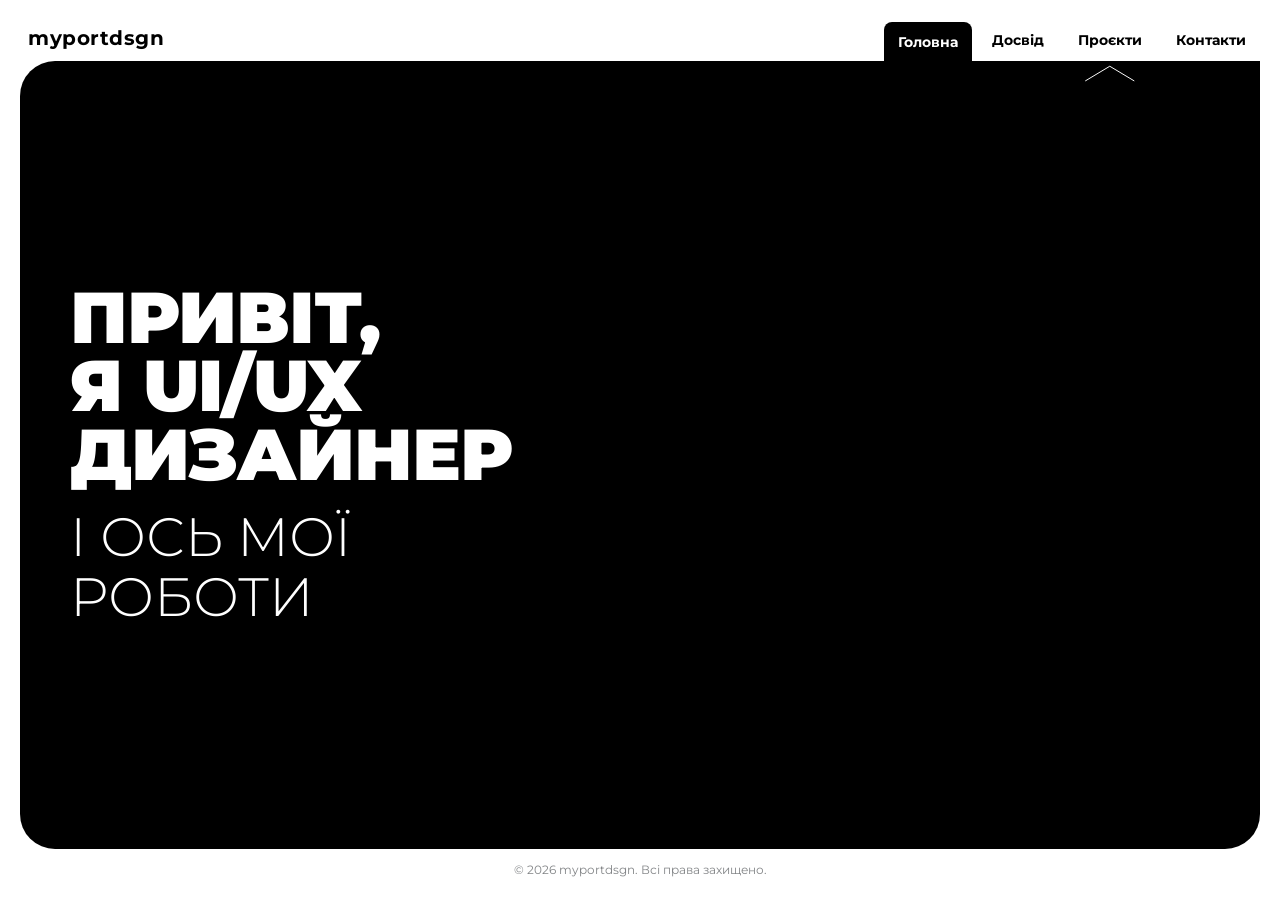
<file: index.html>
<!DOCTYPE html>
<html lang="uk">
<head>
    <meta charset="UTF-8">
    <meta name="viewport" content="width=device-width, initial-scale=1.0">
    <meta name="description" content="Портфоліо UI/UX дизайнера myportdsgn. Ознайомтеся з моїм досвідом, роботами та контактами.">
    <link rel="icon" href="favicon.ico" type="image/x-icon">
    <title>myportdsgn — Головна</title>
    <link href="https://fonts.googleapis.com/css2?family=Montserrat:wght@300;700;900&display=swap" rel="stylesheet">
    <link href="https://cdn.jsdelivr.net/npm/bootstrap@5.3.0/dist/css/bootstrap.min.css" rel="stylesheet">
    <link href="https://cdn.jsdelivr.net/npm/bootstrap-icons@1.11.0/font/bootstrap-icons.css" rel="stylesheet">
    <link rel="stylesheet" href="style.css?v=4">
</head>
<body class="d-flex flex-column min-vh-100 home-page">
    <div class="folder-context">
        <header class="folder-tabs">
            <div class="logo-tab fw-bold">myportdsgn</div>
            <nav class="navigation-tab">
                <ul class="nav-list">
                    <li><a href="index.html" class="nav-item active">Головна</a></li>
                    <li><a href="experience.html" class="nav-item">Досвід</a></li>
                    <li class="projects-wrapper">
                        <a href="projects.html" class="nav-item">
                            Проєкти
                            <div class="arrow-pointer">
                                <svg width="50" height="25" viewBox="0 0 51 18" fill="none" xmlns="http://www.w3.org/2000/svg">
                                    <path d="M50.2695 16.5936L25.2695 1.5936L0.269531 16.5936" stroke="white"/>
                                </svg>
                            </div>
                        </a>
                    </li>
                    <li><a href="contacts.html" class="nav-item">Контакти</a></li>
                </ul>
            </nav>
        </header>
        <div class="folder-body">
            <main class="hero-section position-relative w-100">
                <div class="text-white container-title">
                    <h1 class="main-title">ПРИВІТ,<br>Я UI/UX<br>ДИЗАЙНЕР</h1>
                    <p class="sub-title">І ОСЬ МОЇ<br>РОБОТИ</p>
                </div>
            </main>
        </div>
        <footer class="text-center bg-white w-100">
            <div class="container">
                <small class="text-muted">© 2026 myportdsgn. Всі права захищено.</small>
            </div>
        </footer>
    </div>
    <script src="main.js"></script>
    <script src="https://cdn.jsdelivr.net/npm/bootstrap@5.3.0/dist/js/bootstrap.bundle.min.js"></script>
</body>
</html>
</file>
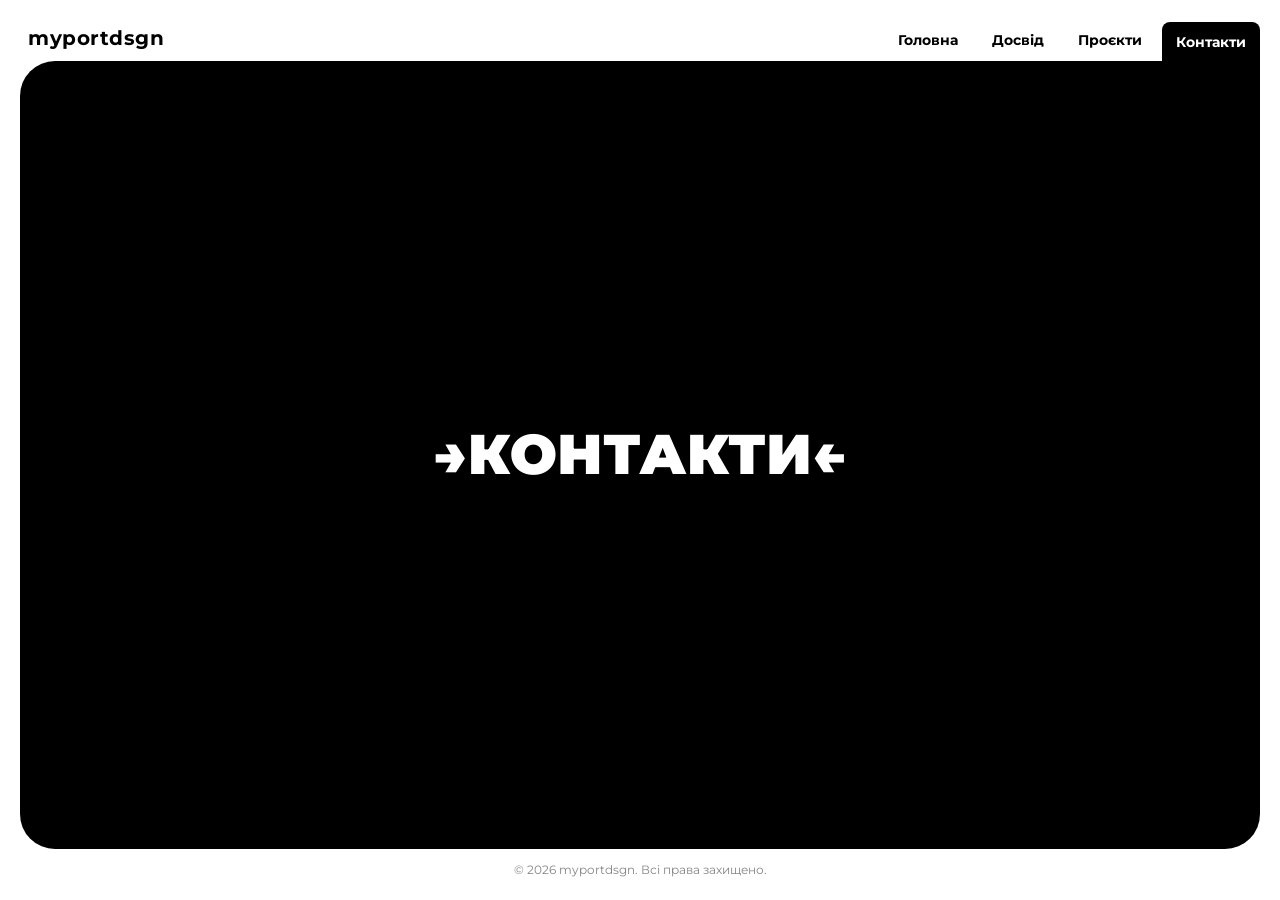
<file: contacts.html>
<!DOCTYPE html>
<html lang="uk">
<head>
    <meta charset="UTF-8">
    <meta name="description" content="Портфоліо UI/UX дизайнера: досвід роботи, проекти та контакти.">
    <link rel="icon" href="favicon.ico" type="image/x-icon">
    <meta name="viewport" content="width=device-width, initial-scale=1.0">
    <title>myportdsgn — Контакти</title>
    <link href="https://fonts.googleapis.com/css2?family=Montserrat:wght@300;700;900&display=swap" rel="stylesheet">
    <link href="https://cdn.jsdelivr.net/npm/bootstrap@5.3.0/dist/css/bootstrap.min.css" rel="stylesheet">
    <link href="https://cdn.jsdelivr.net/npm/bootstrap-icons@1.11.0/font/bootstrap-icons.css" rel="stylesheet">
    <link rel="stylesheet" href="style.css?v=6">
</head>
<body class="d-flex flex-column min-vh-100 contacts-page">
    <div class="folder-context">
        <header class="folder-tabs">
            <div class="logo-tab fw-bold">myportdsgn</div>
            <nav class="navigation-tab">
                <ul class="nav-list">
                    <li><a href="index.html" class="nav-item">Головна</a></li>
                    <li><a href="experience.html" class="nav-item">Досвід</a></li>
                    <li><a href="projects.html" class="nav-item">Проєкти</a></li>
                    <li><a href="contacts.html" class="nav-item active">Контакти</a></li>
                </ul>
            </nav>
        </header>
        <div class="folder-body">
            <main class="contacts-interactive-wrapper">
                <div class="contacts-hover-zone" id="contactZone">
                    <h1 class="contacts-center-title text-uppercase m-0" id="contactTitle" style="cursor: pointer;">
                        <span class="arrow-indicator">→</span>КОНТАКТИ<span class="arrow-indicator">←</span>
                    </h1>
                    <div class="contacts-cards-container" id="cardsContainer">
                        <div class="d-flex flex-column align-items-center w-100 gap-4">
                            <div class="social-icons-grid-clean">
                                <a href="https://t.me/myportdsgn_tg" target="_blank" class="contact-icon-item" title="Telegram">
                                    <i class="bi bi-telegram"></i>
                                </a>
                                <a href="https://instagram.com/myportdsgn_inst" target="_blank" class="contact-icon-item" title="Instagram">
                                    <i class="bi bi-instagram"></i>
                                </a>
                                <a href="https://x.com/myportdsgn_x" target="_blank" class="contact-icon-item" title="Twitter/X">
                                    <i class="bi bi-twitter-x"></i>
                                </a>
                                <a href="tel:+380000000000" class="contact-icon-item" title="Телефон">
                                    <i class="bi bi-telephone"></i>
                                </a>
                                <a href="mailto:myport@email.com" class="contact-icon-item" title="Email">
                                    <i class="bi bi-envelope"></i>
                                </a>
                                <a href="https://discord.gg/invite" target="_blank" class="contact-icon-item" title="Discord">
                                    <i class="bi bi-discord"></i>
                                </a>
                            </div>
                            <form class="w-100 px-3" style="max-width: 310px;" autocomplete="on">
                                <div class="input-group">
                                    <input type="tel" class="form-control bg-transparent text-white border-secondary text-center" placeholder="Ваш телефон" name="phone" autocomplete="tel" required style="font-size: 14px; min-height: 44px;">
                                    <button class="btn btn-light" type="submit" style="min-height: 44px; font-weight: 700; font-size: 13px;">Замовити</button>
                                </div>
                            </form>
                        </div>
                    </div>
                </div>
            </main>
        </div>
        <footer class="text-center bg-white w-100">
            <div class="container">
                <small class="text-muted">© 2026 myportdsgn. Всі права захищено.</small>
            </div>
        </footer>
    </div>
    <script src="main.js"></script>
    <script src="https://cdn.jsdelivr.net/npm/bootstrap@5.3.0/dist/js/bootstrap.bundle.min.js"></script>
</body>
</html>
</file>
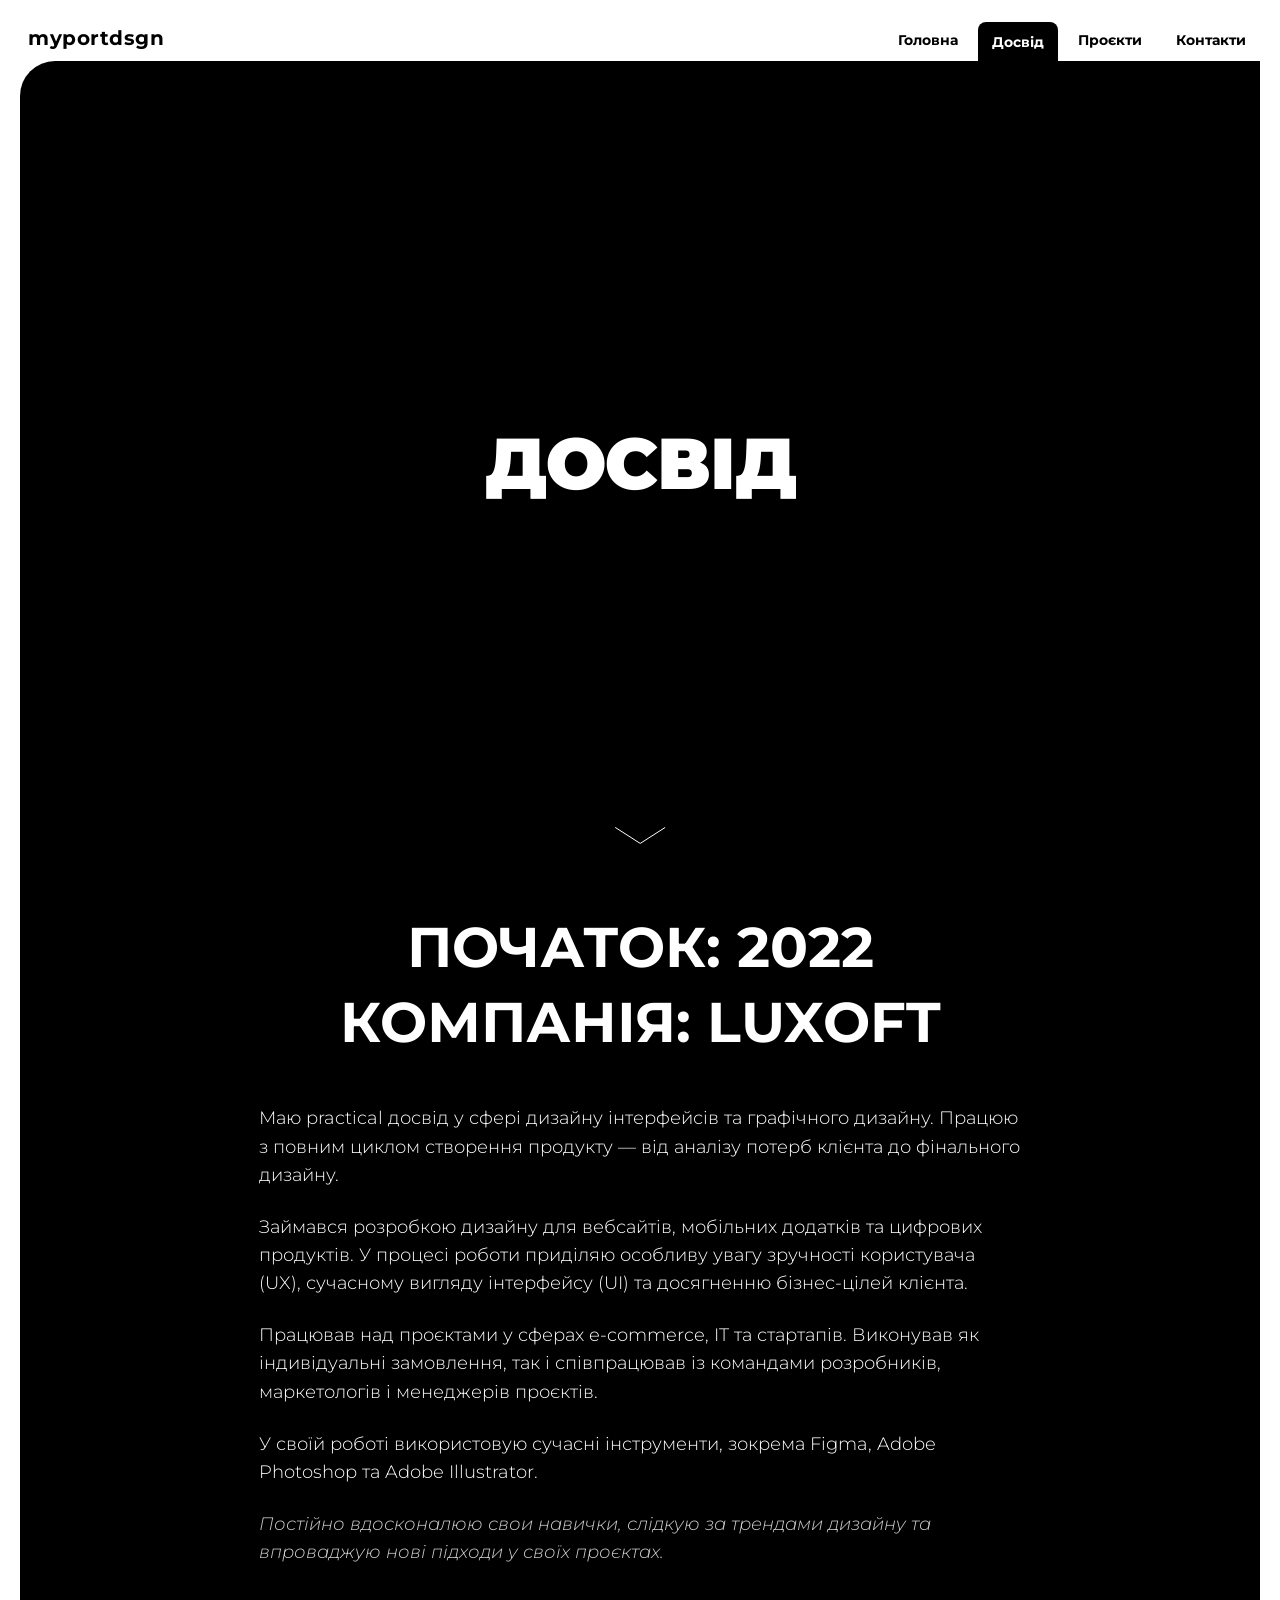
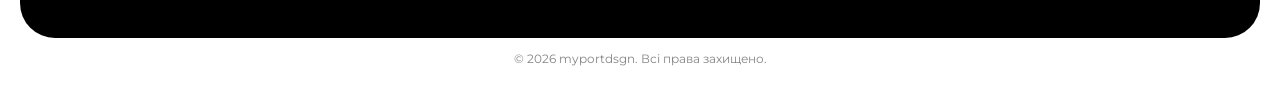
<file: experience.html>
<!DOCTYPE html>
<html lang="uk">
<head>
    <meta charset="UTF-8">
    <meta name="viewport" content="width=device-width, initial-scale=1.0">
    <meta name="description" content="Мій професійний досвід у сфері UI/UX дизайну та графіки.">
    <link rel="icon" href="favicon.ico" type="image/x-icon">
    <title>myportdsgn — Досвід</title>
    <link href="https://fonts.googleapis.com/css2?family=Montserrat:wght@300;700;900&display=swap" rel="stylesheet">
    <link href="https://cdn.jsdelivr.net/npm/bootstrap@5.3.0/dist/css/bootstrap.min.css" rel="stylesheet">
    <link rel="stylesheet" href="style.css?v=5">
</head>
<body class="d-flex flex-column min-vh-100 experience-page">
    <div class="folder-context">
        <header class="folder-tabs">
            <div class="logo-tab fw-bold">myportdsgn</div>
            <nav class="navigation-tab">
                <ul class="nav-list">
                    <li><a href="index.html" class="nav-item">Головна</a></li>
                    <li><a href="experience.html" class="nav-item active">Досвід</a></li>
                    <li><a href="projects.html" class="nav-item">Проєкти</a></li>
                    <li><a href="contacts.html" class="nav-item">Контакти</a></li>
                </ul>
            </nav>
        </header>
        <div class="folder-body scrollable-folder">
            <main class="text-white h-100">
                <section class="experience-hero d-flex flex-column align-items-center justify-content-center text-center position-relative">
                    <h1 class="main-title text-uppercase m-0">ДОСВІД</h1>
                    <div class="arrow-down-indicator">
                        <svg width="51" height="18" viewBox="0 0 51 18" fill="none" xmlns="http://www.w3.org/2000/svg">
                            <path d="M0.730469 1.40637L25.7305 17.4064L50.7305 1.40637" stroke="white"/>
                        </svg>
                    </div>
                </section>
                <section class="experience-details px-5 py-5">
                    <div class="text-center mb-5">
                        <h2 class="display-4 fw-bold text-uppercase">Початок: 2022</h2>
                        <h3 class="display-4 fw-bold text-uppercase">Компанія: Luxoft</h3>
                    </div>
                    <div class="row justify-content-center g-0">
                        <div class="col-12 col-xl-8 biography-text">
                            <p>Маю practical досвід у сфері дизайну інтерфейсів та графічного дизайну. Працюю з повним циклом створення продукту — від аналізу потерб клієнта до фінального дизайну.</p>
                            <p>Займався розробкою дизайну для вебсайтів, мобільних додатків та цифрових продуктів. У процесі роботи приділяю особливу увагу зручності користувача (UX), сучасному вигляду інтерфейсу (UI) та досягненню бізнес-цілей клієнта.</p>
                            <p>Працював над проєктами у сферах e-commerce, IT та стартапів. Виконував як індивідуальні замовлення, так і співпрацював із командами розробників, маркетологів і менеджерів проєктів.</p>
                            <p>У своїй роботі використовую сучасні інструменти, зокрема Figma, Adobe Photoshop та Adobe Illustrator.</p>
                            <p class="italic-text">Постійно вдосконалюю свои навички, слідкую за трендами дизайну та впроваджую нові підходи у своїх проєктах.</p>
                        </div>
                    </div>
                </section>
            </main>
        </div>
        <footer class="text-center bg-white w-100">
            <div class="container">
                <small class="text-muted">© 2026 myportdsgn. Всі права захищено.</small>
            </div>
        </footer>
    </div>
    <script src="main.js"></script>
    <script src="https://cdn.jsdelivr.net/npm/bootstrap@5.3.0/dist/js/bootstrap.bundle.min.js"></script>
</body>
</html>
</file>
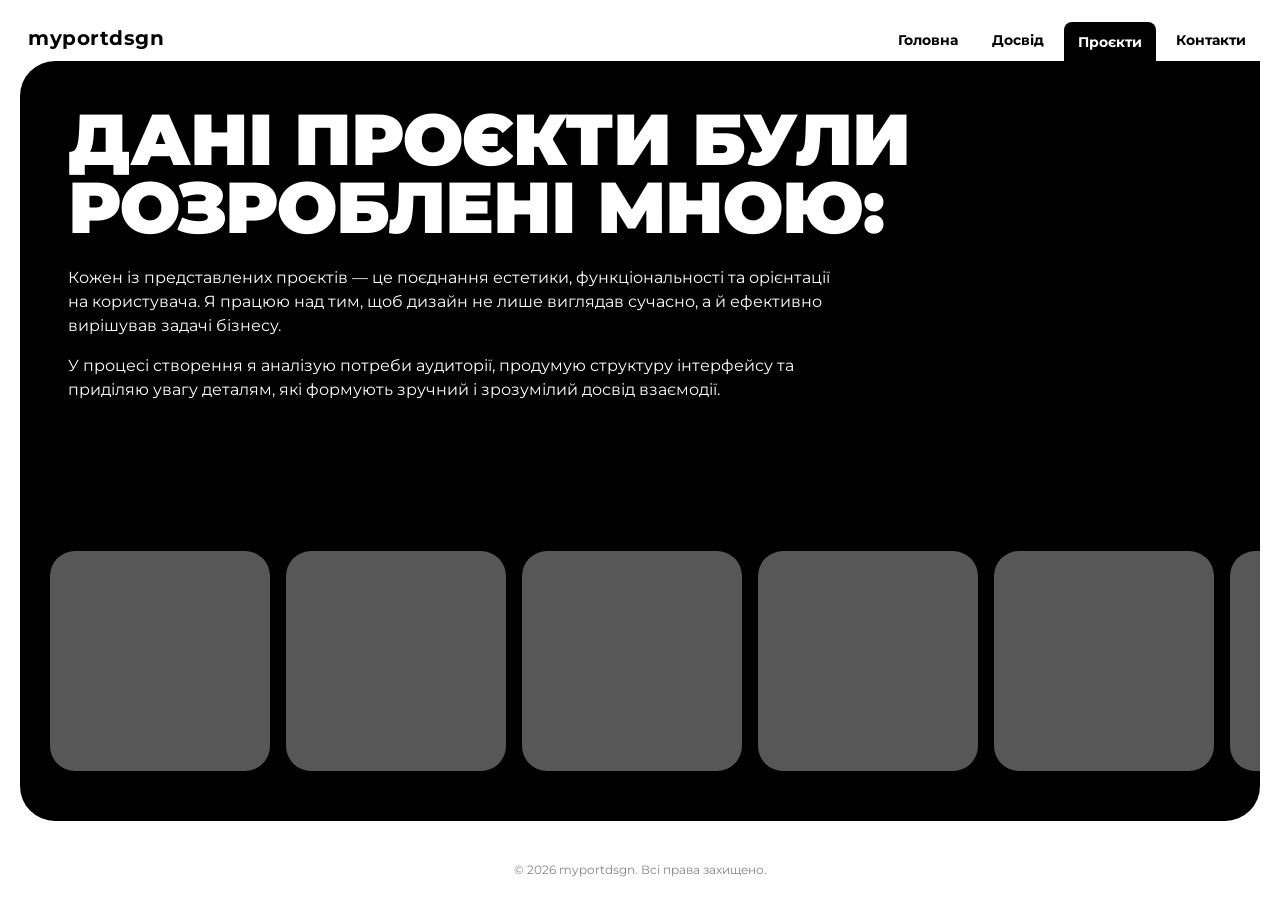
<file: projects.html>
<!DOCTYPE html>
<html lang="uk">
<head>
    <meta charset="UTF-8">
    <meta name="viewport" content="width=device-width, initial-scale=1.0">
    <meta name="description" content="Портфоліо проектів UI/UX дизайнера: огляд виконаних робіт, кейси та дизайн-рішення.">
    <link rel="icon" href="favicon.ico" type="image/x-icon">
    <title>myportdsgn — Проєкти</title>
    <link href="https://fonts.googleapis.com/css2?family=Montserrat:wght@300;700;900&display=swap" rel="stylesheet">
    <link href="https://cdn.jsdelivr.net/npm/bootstrap@5.3.0/dist/css/bootstrap.min.css" rel="stylesheet">
    <link rel="stylesheet" href="style.css?v=4">
</head>
<body class="d-flex flex-column min-vh-100 projects-page">
    <div class="folder-context">
        <header class="folder-tabs">
            <div class="logo-tab fw-bold">myportdsgn</div>
            <nav class="navigation-tab">
                <ul class="nav-list">
                    <li><a href="index.html" class="nav-item">Головна</a></li>
                    <li><a href="experience.html" class="nav-item">Досвід</a></li>
                    <li><a href="projects.html" class="nav-item active">Проєкти</a></li>
                    <li><a href="contacts.html" class="nav-item">Контакти</a></li>
                </ul>
            </nav>
        </header>
        <div class="folder-body">
            <main class="projects-content text-white d-flex flex-column">
                <div class="container-fluid px-4 px-lg-5 mb-4 mt-4">
                    <h1 class="main-title text-uppercase mb-4">Дані проєкти були<br>розроблені мною:</h1>
                    <div class="projects-desc font-weight-light col-12 col-xl-8">
                        <p>Кожен із представлених проєктів — це поєднання естетики, функціональності та орієнтації на користувача. Я працюю над тим, щоб дизайн не лише виглядав сучасно, а й ефективно вирішував задачі бізнесу.</p>
                        <p>У процесі створення я аналізую потреби аудиторії, продумую структуру інтерфейсу та приділяю увагу деталям, які формують зручний і зрозумілий досвід взаємодії.</p>
                    </div>
                </div>
                <div class="projects-horizontal-scroll" id="projectsContainer">
                </div>
            </main>
        </div>
        <footer class="text-center bg-white w-100">
            <div class="container">
                <small class="text-muted">© 2026 myportdsgn. Всі права захищено.</small>
            </div>
        </footer>
    </div>
    <script src="main.js"></script>
    <script src="https://cdn.jsdelivr.net/npm/bootstrap@5.3.0/dist/js/bootstrap.bundle.min.js"></script>
</body>
</html>
</file>
<file: style.css>
* {
    scrollbar-width: none;
    -ms-overflow-style: none;
    box-sizing: border-box;
}

*::-webkit-scrollbar {
    display: none;
}

html, body {
    background-color: #f0f0f0;
    font-family: 'Montserrat', sans-serif;
    margin-top: 0;
    margin-right: 0;
    margin-bottom: 0;
    margin-left: 0;
    padding-top: 0;
    padding-right: 0;
    padding-bottom: 0;
    padding-left: 0;
    width: 100%;
    height: 100dvh;
    overflow-x: hidden;
    overflow-y: hidden;
}

html:has(body.projects-page), body.projects-page,
html:has(body.experience-page), body.experience-page {
    height: auto;
    overflow-y: auto;
}

body {
    font-size: 16px;
    display: flex;
    flex-direction: column;
}

.folder-context {
    background-color: #fff;
    padding-top: 15px;
    padding-right: 15px;
    padding-bottom: 10px;
    padding-left: 15px;
    height: 100dvh;
    display: flex;
    flex-direction: column;
    position: relative;
    width: 100%;
    box-sizing: border-box;
    flex-shrink: 0;
}

.projects-page .folder-context,
.experience-page .folder-context {
    height: auto;
    min-height: 100dvh;
}

.folder-tabs {
    display: flex;
    flex-direction: row;
    flex-wrap: wrap;
    justify-content: space-between;
    align-items: flex-end;
    padding-top: 0;
    padding-right: 0;
    padding-bottom: 0;
    padding-left: 0;
    margin-top: 0;
    margin-right: 0;
    margin-bottom: 0;
    margin-left: 0;
    z-index: 5;
    width: 100%;
}

.logo-tab {
    color: #000;
    font-size: 18px;
    font-weight: 900;
    margin-bottom: 8px;
    margin-left: 8px;
    letter-spacing: 0.5px;
}

.navigation-tab {
    display: flex;
    justify-content: flex-end;
    flex-grow: 1;
}

.nav-list {
    display: flex;
    list-style: none;
    margin-top: 0;
    margin-right: 0;
    margin-bottom: 0;
    margin-left: 0;
    padding-top: 0;
    padding-right: 0;
    padding-bottom: 0;
    padding-left: 0;
    gap: 6px;
}

.nav-item {
    text-decoration: none;
    color: #000;
    font-weight: 700;
    padding-top: 10px;
    padding-right: 12px;
    padding-bottom: 10px;
    padding-left: 12px;
    font-size: 12px;
    display: block;
    min-height: 38px;
    border-radius: 8px 8px 0 0;
    position: relative;
}

.nav-item.active {
    background-color: #000;
    color: #fff;
    border-radius: 8px 8px 0 0;
    position: relative;
    top: 2px;
    z-index: 6;
}

.folder-body {
    background-color: #000;
    border-radius: 0 0 30px 30px;
    border-top-left-radius: 30px;
    border-top-right-radius: 0px;
    flex-grow: 1;
    position: relative;
    overflow: hidden;
    display: flex;
    flex-direction: column;
    z-index: 1;
    margin-top: 0;
}

.projects-page .folder-body,
.experience-page .folder-body {
    height: auto;
    flex-grow: 0;
    min-height: calc(100dvh - 120px);
}

.projects-page .folder-body,
.experience-page .folder-body,
.scrollable-folder {
    overflow-y: auto !important;
    overflow-x: hidden !important;
    scroll-behavior: smooth;
    -webkit-overflow-scrolling: touch;
}

.folder-body > main {
    display: flex !important;
    flex-direction: column;
    min-height: 100%;
    height: auto !important;
    width: 100% !important;
    overflow-x: hidden !important;
}

.hero-section {
    display: flex;
    flex-direction: column;
    justify-content: center;
    align-items: flex-start;
    height: 100%;
    flex-grow: 1;
    padding-top: 20px;
    padding-right: 30px;
    padding-bottom: 20px;
    padding-left: 30px;
    box-sizing: border-box;
}

.experience-hero {
    height: 100dvh !important;
    width: 100%;
    display: flex !important;
    flex-direction: column;
    justify-content: center;
    align-items: center;
    flex-shrink: 0;
    position: relative;
    padding-top: 20px;
    padding-right: 20px;
    padding-bottom: 20px;
    padding-left: 20px;
    box-sizing: border-box;
}

.experience-hero .main-title {
    width: 100%;
    text-align: center !important;
    margin-top: 0 !important;
    margin-right: 0 !important;
    margin-bottom: 0 !important;
    margin-left: 0 !important;
    display: block;
}

.projects-content {
    flex-grow: 1;
    display: flex;
    flex-direction: column;
    padding-top: 20px;
    padding-bottom: 30px;
}

.projects-horizontal-scroll {
    display: flex;
    gap: 16px;
    overflow-x: auto;
    -webkit-overflow-scrolling: touch;
    position: static;
    width: 100%;
    padding-top: 20px !important;
    padding-right: 30px !important;
    padding-bottom: 20px !important;
    padding-left: 30px !important;
    margin-top: auto;
    flex-shrink: 0;
}

.project-card {
    flex: 0 0 220px;
    width: 220px;
    height: 220px;
    background-color: rgb(87, 87, 87);
    border-radius: 25px;
}

.contacts-interactive-wrapper {
    width: 100%;
    height: 100%;
    flex-grow: 1;
    display: flex;
    justify-content: center;
    align-items: center;
    padding: 20px;
    box-sizing: border-box;
}

.contacts-hover-zone {
    width: 100%;
    display: grid;
    place-items: center;
    position: relative;
}

.contacts-center-title, .contacts-cards-container {
    grid-area: 1 / 1;
    transition: opacity 0.5s ease, visibility 0.5s ease, transform 0.5s ease;
}

.contacts-center-title {
    font-weight: 900;
    font-size: clamp(1.8rem, 7vw, 3.5rem);
    color: #fff;
    opacity: 1;
    visibility: visible;
    user-select: none;
}

.contacts-cards-container {
    width: 100%;
    display: flex;
    justify-content: center;
    align-items: center;
    opacity: 0;
    visibility: hidden;
    transform: scale(0.95);
    pointer-events: none;
}

.social-icons-grid-clean {
    display: grid;
    grid-template-columns: repeat(3, 1fr);
    gap: 20px;
    width: 100%;
    max-width: 310px;
    justify-items: center;
}

.contacts-hover-zone.is-open .contacts-center-title {
    opacity: 0;
    visibility: hidden;
    pointer-events: none;
}

.contacts-hover-zone.is-open .contacts-cards-container {
    opacity: 1;
    visibility: visible;
    transform: scale(1);
    pointer-events: auto;
}

.contact-icon-item {
    color: #fff;
    font-size: 3.5rem;
    text-decoration: none;
    min-width: 48px;
    min-height: 48px;
    display: flex;
    align-items: center;
    justify-content: center;
    transition: transform 0.2s ease;
}

.contact-icon-item:hover {
    transform: scale(1.1);
}

.main-title {
    font-weight: 900;
    line-height: 1.0;
    letter-spacing: -1px;
    font-size: 58px;
    color: #fff;
    text-align: left;
    margin-top: 0;
    margin-right: 0;
    margin-bottom: 15px;
    margin-left: 0;
}

.sub-title {
    font-weight: 300;
    line-height: 1.1;
    font-size: 44px;
    color: #fff;
    text-align: left;
    margin-top: 0;
    margin-right: 0;
    margin-bottom: 0;
    margin-left: 0;
}

.biography-text p {
    font-size: 1.1rem;
    font-weight: 300;
    line-height: 1.6;
    margin-bottom: 1.5rem;
    color: #fff;
}

.italic-text {
    font-style: italic;
    opacity: 0.8;
}

footer {
    background-color: #fff !important;
    border: none !important;
    padding-top: 6px !important;
    padding-right: 0 !important;
    padding-bottom: 2px !important;
    padding-left: 0 !important;
    width: 100%;
    flex-shrink: 0;
    margin-top: auto !important;
}

footer small {
    font-size: 12px !important;
    opacity: 0.75;
    color: #6c757d !important;
}

.arrow-down-indicator {
    position: absolute;
    bottom: 20px;
    left: 50%;
    transform: translateX(-50%);
    animation: bounceDown 1.5s infinite;
}

.projects-wrapper {
    position: relative;
}

.arrow-pointer {
    position: absolute;
    top: 100%;
    margin-top: 0px;
    left: 50%;
    transform: translateX(-50%);
    pointer-events: none;
    z-index: 10;
    animation: bounceArrow 1.5s ease-in-out infinite;
}

@keyframes bounceArrow {
    0%, 100% { transform: translateX(-50%) translateY(0); }
    50% { transform: translateX(-50%) translateY(15px); }
}

@keyframes bounceDown {
    0%, 100% { transform: translateX(-50%) translateY(0); }
    50% { transform: translateX(-50%) translateY(15px); }
}

@media (min-width: 576px) {
    .logo-tab {
        font-size: 20px;
        margin-bottom: 8px;
    }
    .nav-item {
        font-size: 14px;
        padding-top: 10px;
        padding-right: 14px;
        padding-bottom: 10px;
        padding-left: 14px;
    }
    .folder-context {
        padding-top: 20px;
        padding-right: 20px;
        padding-bottom: 15px;
        padding-left: 20px;
    }
    .folder-body {
        border-radius: 0 0 35px 35px;
        border-top-left-radius: 35px;
    }
    .experience-hero {
        height: calc(100dvh - 95px) !important;
    }
    .projects-page .folder-body,
    .experience-page .folder-body {
        min-height: calc(100dvh - 140px);
    }
    .hero-section {
        padding-top: 40px;
        padding-right: 50px;
        padding-bottom: 40px;
        padding-left: 50px;
    }
    .social-icons-grid-clean {
        grid-template-columns: repeat(3, 1fr);
        max-width: 350px;
        gap: 30px;
    }
    .main-title {
        font-size: 72px;
        line-height: 0.95;
        margin-bottom: 20px;
    }
    .sub-title {
        font-size: 54px;
    }
    footer {
        padding-top: 8px !important;
        padding-bottom: 4px !important;
    }
    footer small {
        font-size: 12px !important;
    }
}
</file>
